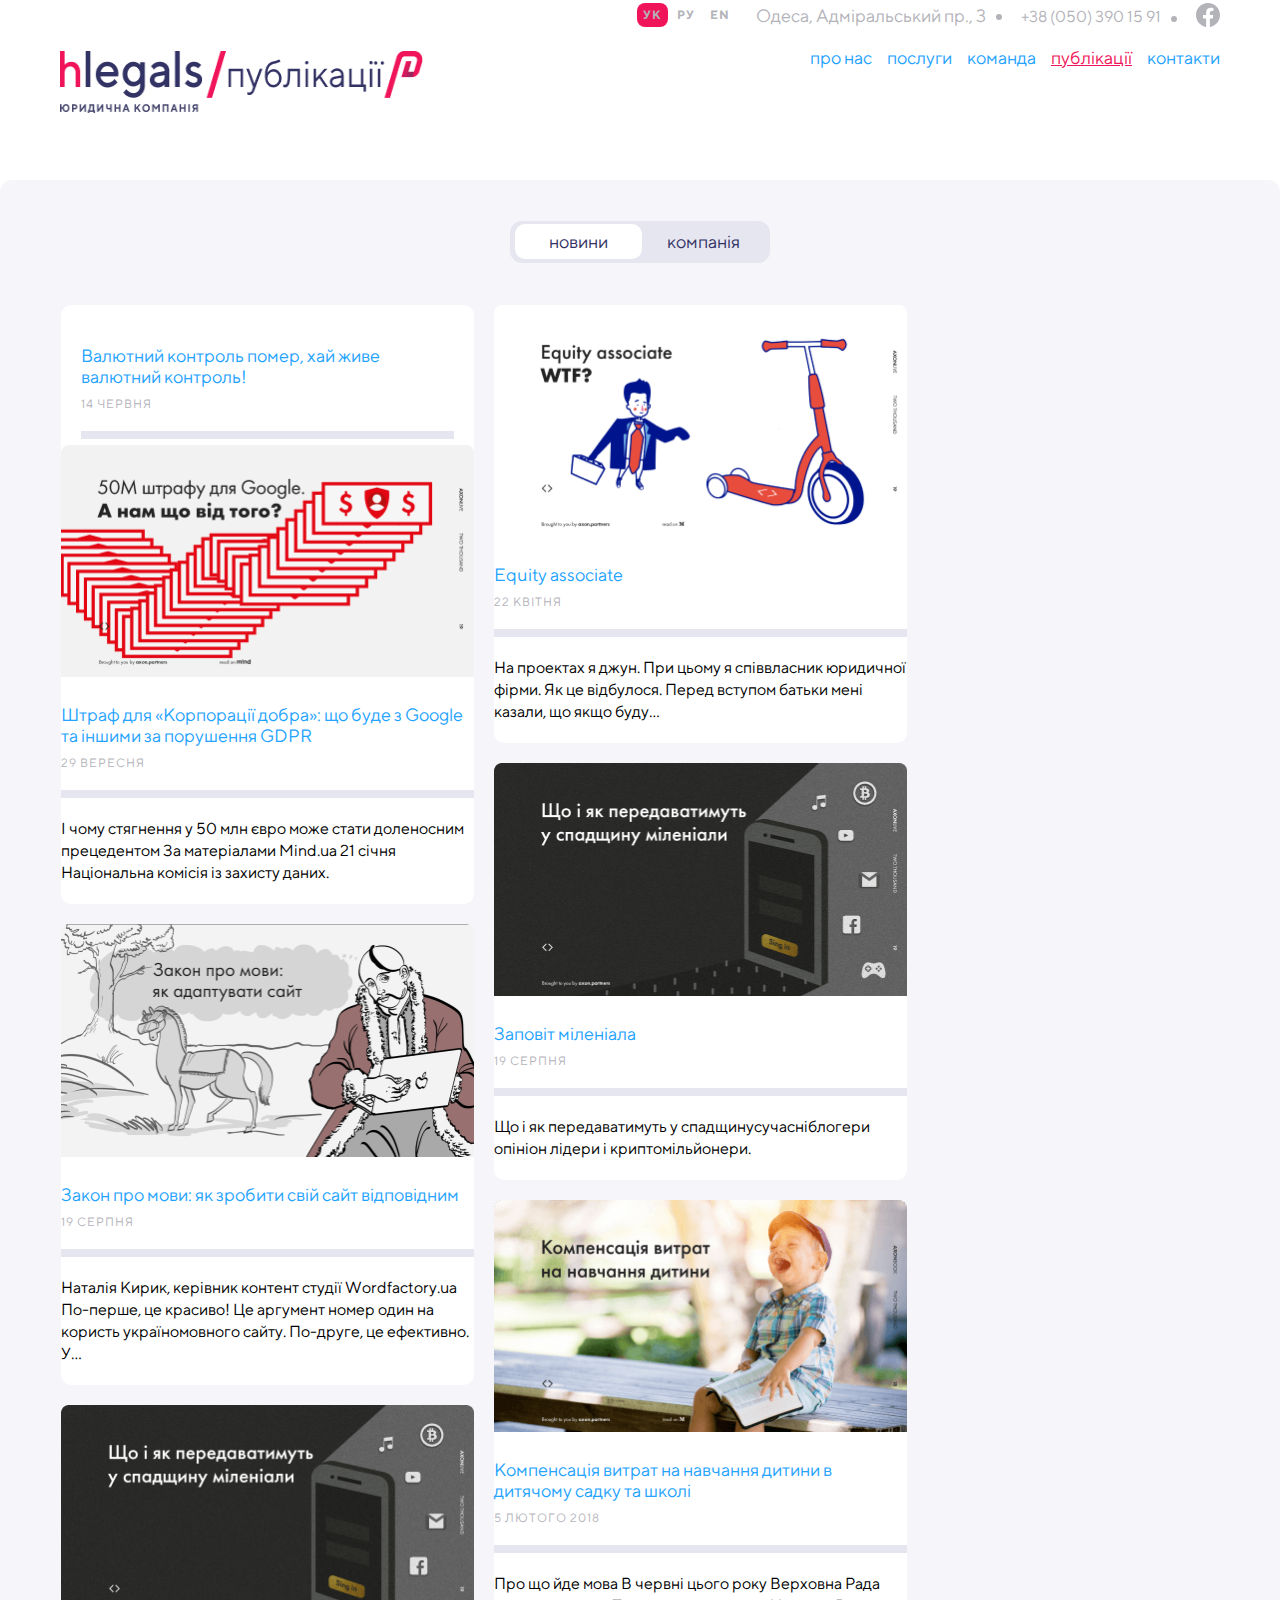
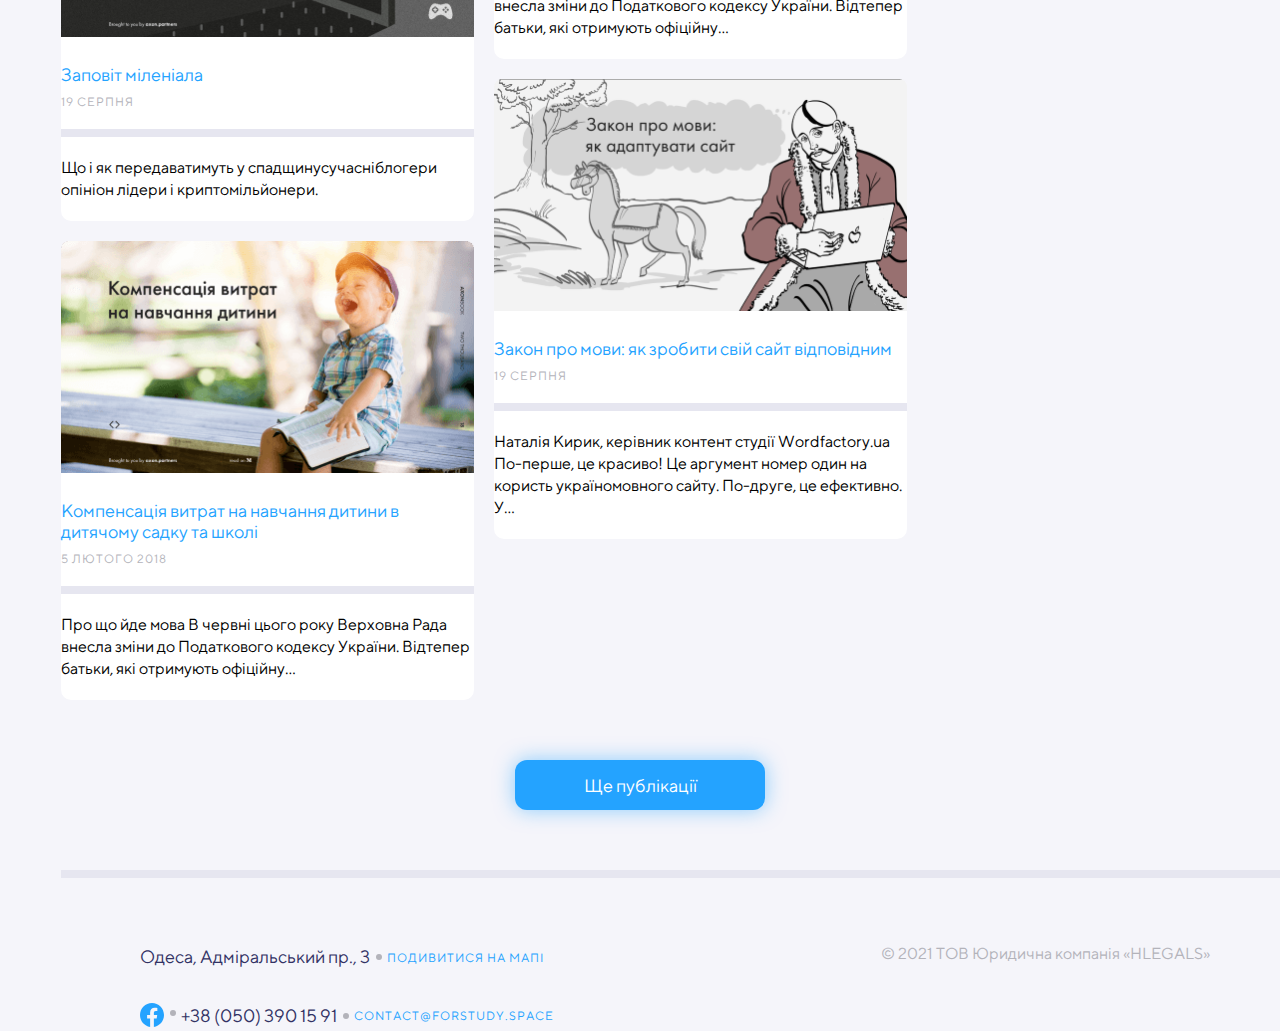
<file: pages/articles.html>
<!DOCTYPE html>
<html lang="en">
<head>
  <meta charset="UTF-8">
  <meta content="width=device-width, user-scalable=no, initial-scale=1.0, maximum-scale=1.0, minimum-scale=1.0"
        name="viewport">
  <meta content="ie=edge" http-equiv="X-UA-Compatible">
  <link href="../styles/articles.css" rel="stylesheet">
  <title>articles</title>
</head>
<body>
<header>
  <div class="container">
    <div class="flex">
      <a class="logo" href="../index.html">
        <img src="../images/Logo-articles.png" alt="logo">
      </a>
      <div>
        <div class="flex social-block">
          <div class="lang-buttons">
            <button class="active">УК</button>
            <button>РУ</button>
            <button>EN</button>
          </div>
          <ul class="flex social-block__list">
            <li class="mobile">Одеса, Адміральський пр., 3</li>
            <li>
              <a href="tel:+38(050)123123">
                <b>
                  +38 (050) 390 15 91
                </b>
              </a>
            </li>
            <li>
              <a class="mobile facebook-link" href="#">
                <svg width="24" height="24">
                  <use href="../sprite.svg#facebook"/>
                </svg>
              </a>
            </li>
          </ul>
        </div>
        <nav class="nav flex">
          <a href="./about_us.html" >про нас</a>
          <a href="../pages/services.html">послуги</a>
          <a href="../pages/team.html">команда</a>
          <a href="../pages/articles.html" class="current">публікації</a>
          <a href="#contact">контакти</a>
        </nav>
        <div class="burger-wrapper">
          <input class="checkbox" type="checkbox"/>
          <div class="hamburger-lines">
            <span class="line line1"></span>
            <span class="line line2"></span>
            <span class="line line3"></span>
          </div>
          <nav class="burger-list">
            <a href="./about_us.html">про нас</a>
            <a href="../pages/services.html">послуги</a>
            <a href="../pages/team.html">команда</a>
            <a href="../pages/articles.html">публікації</a>
            <a href="#contact">контакти</a>
          </nav>
        </div>
      </div>
    </div>
  </div>
</header>
<main>
  <div class="container">
    <div class="bt">
      <button class="active1">новини</button>
      <button class="no-active">компанія</button>
    </div>
    <div class="grid">
      <div class="block no-img">
        <h4>Валютний контроль помер, хай живе валютний контроль!</h4>
        <p class="date">14 червня</p>
        <div class="line"></div>
        <p class="text">Експерти проводять конференції, круглі столи та іншого штибу заходи на тему «лібералізація
          валютного законодавства». Юристи-експерти-новелісти стирають пальці об «ctrl+c/ctrl+v».</p>
      </div>
      <div class="block">
        <img src="../images/associate1.png" alt="associate">
        <h4>Equity associate</h4>
        <p class="date">22 квітня</p>
        <div class="line"></div>
        <p class="text">На проектах я джун. При цьому я співвласник юридичної фірми. Як це відбулося. Перед вступом
          батьки мені казали, що якщо буду…</p>
      </div>
      <div class="block">
        <img src="../images/gdpr1.png" alt="gdpr">
        <h4>Штраф для «Корпорації добра»: що буде з Google та іншими за порушення GDPR</h4>
        <p class="date">29 вересня</p>
        <div class="line"></div>
        <p class="text">І чому стягнення у 50 млн євро може стати доленосним прецедентом За матеріалами Mind.ua 21
          січня Національна комісія із захисту даних.</p>
      </div>
      <div class="block">
        <img src="../images/seif.png" alt="people">
        <h4>Заповіт міленіала</h4>
        <p class="date">19 серпня</p>
        <div class="line"></div>
        <p class="text">Що і як передаватимуть у спадщинусучасніблогери опініон лідери і криптомільйонери.</p>
      </div>
      <div class="block">
        <img src="../images/low.png" alt="monumate">
        <h4>Закон про мови: як зробити свій сайт відповідним</h4>
        <p class="date">19 серпня</p>
        <div class="line"></div>
        <p class="text">Наталія Кирик, керівник контент студії Wordfactory.ua По-перше, це красиво! Це аргумент номер
          один на користь україномовного сайту. По-друге, це ефективно. У…</p>
      </div>
      <div class="block">
        <img src="../images/child1.png" alt="child">
        <h4>Компенсація витрат на навчання дитини в дитячому садку та школі</h4>
        <p class="date">5 Лютого 2018</p>
        <div class="line"></div>
        <p>Про що йде мова В червні цього року Верховна Рада внесла зміни до Податкового кодексу України. Відтепер
          батьки, які отримують офіційну…</p>
      </div>
      <div class="block">
        <img src="../images/seif.png" alt="people">
        <h4>Заповіт міленіала</h4>
        <p class="date">19 серпня</p>
        <div class="line"></div>
        <p class="text">Що і як передаватимуть у спадщинусучасніблогери опініон лідери і криптомільйонери.</p>
      </div>
      <div class="block">
        <img src="../images/low.png" alt="monumate">
        <h4>Закон про мови: як зробити свій сайт відповідним</h4>
        <p class="date">19 серпня</p>
        <div class="line"></div>
        <p class="text">Наталія Кирик, керівник контент студії Wordfactory.ua По-перше, це красиво! Це аргумент номер
          один на користь україномовного сайту. По-друге, це ефективно. У…</p>
      </div>
      <div class="block">
        <img src="../images/child1.png" alt="child">
        <h4>Компенсація витрат на навчання дитини в дитячому садку та школі</h4>
        <p class="date">5 Лютого 2018</p>
        <div class="line"></div>
        <p>Про що йде мова В червні цього року Верховна Рада внесла зміни до Податкового кодексу України. Відтепер
          батьки, які отримують офіційну…</p>
      </div>
    </div>
    <button class="bt-last" >Ще публікації</button>
    <div class="line1"></div>
  </div>
</main>
<footer>
  <div class="flex">
    <ul class="flex social-block__list">
      <li class="marker">Одеса, Адміральський пр., 3</li>
      <li class="blue">Подивитися на мапі</li>
    </ul>
    <p>© 2021 ТОВ Юридична компанія «HLEGALS» </p>
  </div>
  <div class="contact">
    <ul class="flex social-block__list">
      <li class="marker">
        <a href="#" class="facebook-link blue">
          <svg width="24" height="24">
            <use href="../sprite.svg#facebook1"/>
          </svg>
        </a>
      </li>
      <li class="marker">
        <a href="tel:+38(050)123123">
          <b>
            +38 (050) 390 15 91
          </b>
        </a>
      </li>
      <li class="blue">contact@forstudy.space</li>
    </ul>
  </div>
</footer>
</body>
</html>
</file>
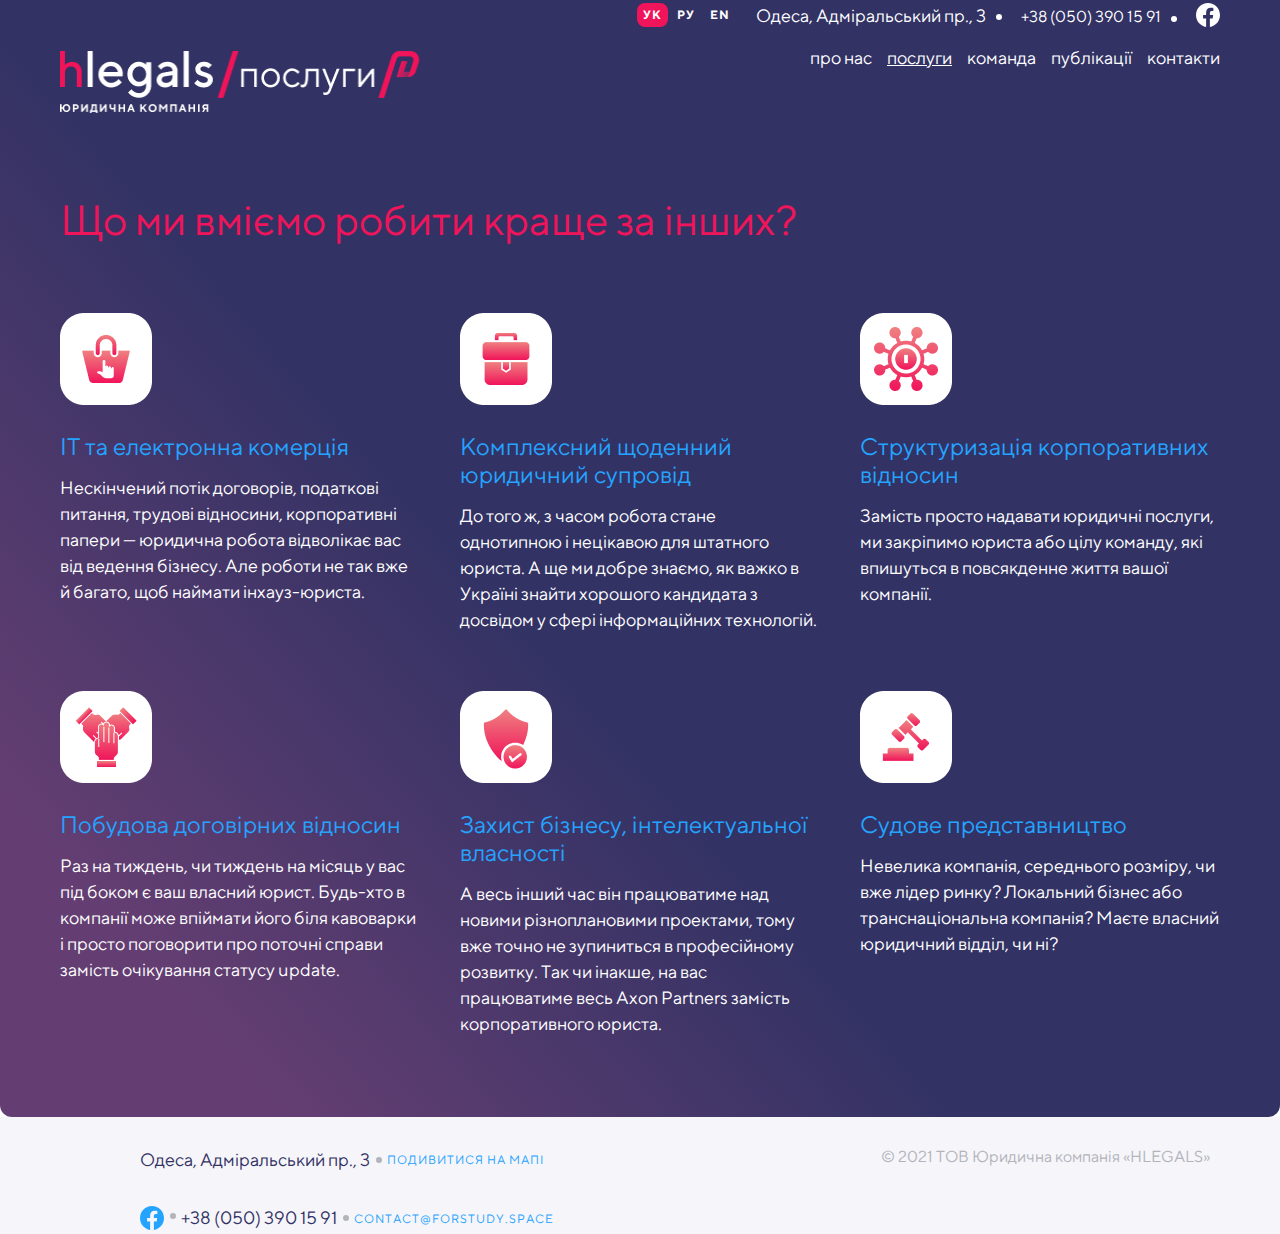
<file: pages/services.html>
<!DOCTYPE html>
<html lang="en">
<head>
    <meta charset="UTF-8">
    <meta content="width=device-width, user-scalable=no, initial-scale=1.0, maximum-scale=1.0, minimum-scale=1.0"
          name="viewport">
    <meta content="ie=edge" http-equiv="X-UA-Compatible">
    <link href="../styles/services.css" rel="stylesheet">
    <title>services</title>
</head>
<body>

<main>
    <div class="sec1">
        <header>
            <div class="container">
                <div class="flex">
                    <a href="../index.html">
                        <img class="logo" src="../images/Logo-services.png" alt="logo">
                    </a>
                    <div>
                        <div class="flex social-block">
                            <div class="lang-buttons">
                                <button class="active">УК</button>
                                <button>РУ</button>
                                <button>EN</button>
                            </div>
                            <ul class="flex social-block__list">
                                <li class="mobile">Одеса, Адміральський пр., 3</li>
                                <li>
                                    <a href="tel:+38(050)123123">
                                        <b>
                                            +38 (050) 390 15 91
                                        </b>
                                    </a>
                                </li>
                                <li>
                                    <a class="mobile facebook-link" href="#">
                                        <svg width="24" height="24">
                                            <use href="../sprite.svg#facebook"/>
                                        </svg>
                                    </a>
                                </li>
                            </ul>
                        </div>
                        <nav class="nav flex">
                            <a href="../pages/about_us.html">про нас</a>
                            <a href="../pages/services.html" class="serv" >послуги</a>
                            <a href="../pages/team.html">команда</a>
                            <a href="../pages/articles.html">публікації</a>
                            <a href="#contact">контакти</a>
                        </nav>
                        <div class="burger-wrapper">
                            <input class="checkbox" type="checkbox"/>
                            <div class="hamburger-lines">
                                <span class="line line1"></span>
                                <span class="line line2"></span>
                                <span class="line line3"></span>
                            </div>
                            <nav class="burger-list">
                                <a href="../pages/about_us.html">про нас</a>
                                <a href="../pages/services.html">послуги</a>
                                <a href="../pages/team.html">команда</a>
                                <a href="../pages/articles.html">публікації</a>
                                <a href="#contact">контакти</a>
                            </nav>
                        </div>
                    </div>
                </div>
            </div>
        </header>
        <div class="container">
            <h1 class="title-main">Що ми вміємо робити краще за інших?</h1>
            <div id="service" class="block-main">
                <div class="item-main">
                    <div class="item-main-mini">
                        <a href="./IT.html">
                            <img src="../images/bag1.png" alt="bag1">
                        </a>
                        <h3>IT та електронна комерція</h3>
                    </div>
                    <p>Нескінчений потік договорів, податкові питання, трудові відносини, корпоративні папери —
                        юридична робота відволікає вас від ведення бізнесу. Але роботи не так вже й багато, щоб
                        наймати інхауз-юриста. </p>
                </div>
                <div class="item-main">
                    <div class="item-main-mini">
                        <a href="./IT.html">
                            <img src="../images/bag2.png" alt="bag2">
                        </a>
                        <h3>Комплексний щоденний
                            юридичний супровід</h3>
                    </div>
                    <p>До того ж, з часом робота стане однотипною і нецікавою для штатного юриста. А ще ми добре
                        знаємо, як важко в Україні знайти хорошого кандидата з досвідом у сфері інформаційних
                        технологій. </p>
                </div>
                <div class="item-main">
                    <div class="item-main-mini">
                        <a href="./IT.html">
                            <img src="../images/corporation.png" alt="corporation">
                        </a>
                        <h3>Структуризація корпоративних відносин</h3>
                    </div>
                    <p>Замість просто надавати юридичні послуги, ми закріпимо юриста або цілу команду, які впишуться
                        в повсякденне життя вашої компанії.
                    </p>
                </div>
                <div class="item-main">
                    <div class="item-main-mini">
                        <a href="./IT.html">
                            <img src="../images/trust.png" alt="trust">
                        </a>
                        <h3>Побудовa договірних відносин</h3>
                    </div>
                    <p>Раз на тиждень, чи тиждень на місяць у вас під боком є ваш власний юрист. Будь-хто в компанії
                        може впіймати його біля кавоварки і просто поговорити про поточні справи замість очікування
                        статусу update.
                    </p>
                </div>
                <div class="item-main">
                    <div class="item-main-mini">
                        <a href="./IT.html">
                            <img src="../images/security.png" alt="security">
                        </a>
                        <h3>Захист бізнесу, інтелектуальної власності</h3>
                    </div>
                    <p>А весь інший час він працюватиме над новими різноплановими проектами, тому вже точно не
                        зупиниться в професійному розвитку. Так чи інакше, на вас працюватиме весь Axon Partners
                        замість корпоративного юриста.</p>
                </div>
                <div class="item-main">
                    <div class="item-main-mini">
                        <a href="./IT.html">
                            <img src="../images/law.png" alt="law">
                        </a>
                        <h3>Судове представництво</h3>
                    </div>
                    <p>Невелика компанія, середнього розміру, чи вже лідер ринку? Локальний бізнес або
                        транснаціональна компанія? Маєте власний юридичний відділ, чи ні? </p>
                </div>
            </div>
        </div>
    </div>
    <div class="line-fone"></div>
    <footer id="contact">
        <div class="flex">
            <ul class="flex social-block__list">
                <li class="marker">Одеса, Адміральський пр., 3</li>
                <li class="blue">Подивитися на мапі</li>
            </ul>
            <p>© 2021 ТОВ Юридична компанія «HLEGALS» </p>
        </div>
        <div class="contact">
            <ul class="flex social-block__list">
                <li class="marker">
                    <a href="#" class="facebook-link blue">
                        <svg width="24" height="24">
                            <use href="../sprite.svg#facebook1"/>
                        </svg>
                    </a>
                </li>
                <li class="marker">
                    <a href="tel:+38(050)123123">
                        <b>
                            +38 (050) 390 15 91
                        </b>
                    </a>
                </li>
                <li class="blue">contact@forstudy.space</li>
            </ul>
        </div>
    </footer>
</main>
</body>
</html>
</file>
<file: styles/articles.css>
@import "./common/reset.css";
@import "./common/font.css";
body {
  font-family: "TT Norms", sans-serif;
  font-size: 18px;
  line-height: 1.44;
  color: #000000;
}

p {
  font-size: 16px;
}

.hero {
  font-size: 32px;
  line-height: 38px;
}

h1 {
  font-size: 38px;
  line-height: 46px;
}

h2 {
  font-size: 22px;
  line-height: 26px;
}

h3 {
  font-size: 18px;
  line-height: 21px;
}

h3.caps {
  font-size: 14px;
  line-height: 17px;
}

h4 {
  font-size: 18px;
  line-height: 21px;
}

.link {
  font-size: 16px;
  line-height: 20px;
  color: #24A3FF;
  transition: all 0.3s;
}
.link:hover {
  color: #F0145A;
}

.btn {
  background: #24A3FF;
  color: #FFFFFF;
  box-shadow: 0 0 20px rgba(36, 163, 255, 0.5);
  border-radius: 12px;
  font-size: 14px;
  line-height: 17px;
  font-weight: 500;
  width: 100%;
  max-width: 250px;
  text-align: center;
  transition: all 0.3s;
  padding: 16px 24px 17px;
}
.btn:hover {
  box-shadow: 0 0 30px rgba(36, 163, 255, 0.5);
  background: #0085FF;
}
.btn:focus {
  background: #006CCF;
}

.container {
  padding: 0 20px;
}

.logo {
  color: #FFFFFF;
}
.logo.main {
  color: #323264;
}

.flex {
  display: flex;
}

.lang-buttons {
  align-items: center;
  gap: 4px;
}
.lang-buttons button {
  border-radius: 8px;
  background: transparent;
  padding: 5px 6px;
  font-weight: 700;
  font-size: 12px;
  line-height: 14px;
  text-align: center;
  letter-spacing: 1px;
  color: #FFFFFF;
}
.lang-buttons button.active {
  background: #F0145A;
}

.slick-dots {
  position: absolute;
  list-style: none;
  bottom: -36px;
  display: flex;
  align-items: center;
  justify-content: center;
  width: 100%;
  gap: 14px;
}
.slick-dots button, .slick-dots li {
  font-size: 0;
  width: 16px;
  height: 16px;
  background: transparent;
}
.slick-dots button:before {
  display: block;
  content: "";
  opacity: 0.2;
  background: #24A3FF;
  width: 16px;
  height: 16px;
  border-radius: 50%;
  transition: all 0.3s;
}
.slick-dots li.slick-active button:before {
  opacity: 1;
}

@media screen and (min-width: 768px) {
  .container {
    max-width: 1440px;
    padding: 0 60px;
    margin: 0 auto;
  }
  p {
    font-size: 18px;
  }
  .hero {
    font-size: 42px;
    line-height: 50px;
  }
  h2 {
    font-size: 32px;
    line-height: 38px;
  }
  h3 {
    font-size: 24px;
    line-height: 28px;
  }
}
.container {
  padding: 0 26px;
  margin: 0 auto;
  max-width: 1440px;
}
@media (min-width: 768px) {
  .container {
    padding: 0 60px;
  }
}

header .current {
  color: #F0145A;
  text-decoration: underline;
}
header .lang-buttons button {
  color: #B3B3BA;
}
header .flex {
  justify-content: space-between;
}
header img {
  position: absolute;
  margin-top: 50px;
  z-index: 16;
  width: 207px;
  height: 31px;
  color: #B3B3BA;
}
@media (min-width: 680px) {
  header img {
    position: relative;
  }
}
@media (min-width: 950px) {
  header img {
    width: 407px;
    height: 63px;
  }
}
header .nav {
  justify-content: flex-end;
  margin-top: 16px;
  align-items: center;
  font-size: 15px;
  line-height: 15px;
  text-align: right;
  color: #24A3FF;
  opacity: 0;
}
@media (min-width: 680px) {
  header .nav {
    opacity: 1;
    gap: 15px;
    font-size: 18px;
    line-height: 21px;
  }
}
header a:hover {
  transition: all 0.3s linear;
  color: #F0145A;
}
header b {
  font-size: 14px;
  line-height: 17px;
}
@media (min-width: 1064px) {
  header b {
    font-size: 16px;
    line-height: 19px;
  }
}
header ul {
  list-style-type: none;
}
@media screen and (min-width: 1121px) {
  header ul {
    list-style-type: inherit;
  }
}
header li {
  color: #B3B3BA;
}
header .mobile {
  display: inline-block;
}
@media screen and (max-width: 1064px) {
  header .mobile {
    display: none;
  }
}
header .social-block {
  justify-content: space-between;
  gap: 20px;
}
header .social-block__list {
  color: #B3B3BA;
  align-items: center;
  list-style-position: inside;
  gap: 10px;
}
header .facebook-link {
  width: 24px;
  height: 24px;
  position: relative;
  top: 3px;
  color: #B3B3BA;
}
header .burger-wrapper {
  position: relative;
  display: block;
}
@media (min-width: 680px) {
  header .burger-wrapper {
    display: none;
  }
}
header .burger-wrapper .checkbox {
  position: absolute;
  display: block;
  height: 40px;
  width: 32px;
  right: -24px;
  top: -18px;
  opacity: 0;
  z-index: 15;
  cursor: pointer;
}
@media (min-width: 430px) {
  header .burger-wrapper .checkbox {
    right: -93px;
  }
}
@media (min-width: 550px) {
  header .burger-wrapper .checkbox {
    right: -223px;
  }
}
header .burger-wrapper .burger-list {
  padding-top: 196px;
  box-shadow: inset 0 0 2000px rgba(255, 255, 255, 0.5);
  height: 100%;
  transform: translate(-150%);
  display: flex;
  flex-direction: column;
  margin-left: -40px;
  padding-left: 50px;
  transition: transform 0.5s ease-in-out;
  text-align: center;
  position: fixed;
  left: 0;
  right: 0;
  top: 0;
  background: #F0145A;
  gap: 10px;
  z-index: 10;
  color: #000000;
}
header .burger-wrapper .burger-list .burger-list {
  font-weight: 400;
  font-size: 18px;
  line-height: 21px;
  text-align: center;
  color: #323264;
}
header .burger-wrapper .hamburger-lines {
  height: 32px;
  width: 32px;
  top: -14px;
  position: absolute;
  right: -24px;
  z-index: 12;
  display: flex;
  flex-direction: column;
  justify-content: space-between;
}
@media (min-width: 430px) {
  header .burger-wrapper .hamburger-lines {
    right: -93px;
  }
}
@media (min-width: 550px) {
  header .burger-wrapper .hamburger-lines {
    right: -223px;
  }
}
header .burger-wrapper .hamburger-lines .line {
  display: block;
  height: 4px;
  width: 100%;
  border-radius: 10px;
  background: #323264;
}
header .burger-wrapper input[type=checkbox]:checked ~ .burger-list {
  transform: translateX(0);
}

main {
  background: #F5F5FA;
  border-radius: 12px 12px 0px 0px;
  padding: 1px;
  margin-top: 60px;
}
main .grid {
  display: grid;
  grid-template-columns: 1fr;
  grid-template-rows: 120px;
  align-items: center;
}
@media (min-width: 922px) {
  main .grid {
    grid-template-columns: repeat(2, 413px);
    grid-gap: 20px;
    align-items: flex-start;
    margin: 0 auto;
  }
}
@media (min-width: 1400px) {
  main .grid {
    grid-template-columns: repeat(3, 413px);
  }
}
main .grid .block {
  padding-bottom: 20px;
  background: #FFFFFF;
  border-radius: 10px;
}
main .grid .no-img {
  padding: 20px 20px 0 20px;
}
main .grid img {
  width: 100%;
}
main .grid .block:nth-child(2) {
  grid-row: span 2;
}
main .grid .block:nth-child(3) {
  grid-row: span 3;
}
main .grid .block:nth-child(4) {
  grid-row: span 4;
}
main .grid .block:nth-child(5) {
  grid-row: span 5;
}
main .grid .block:nth-child(6) {
  grid-row: span 6;
}
main .grid .block:nth-child(7) {
  grid-row: span 7;
}
main .grid .block:nth-child(8) {
  grid-row: span 8;
}
main h4 {
  font-weight: 400;
  font-size: 18px;
  line-height: 21px;
  color: #24A3FF;
  padding-bottom: 10px;
  padding-top: 20px;
}
main .date {
  font-size: 12px;
  line-height: 14px;
  letter-spacing: 1px;
  text-transform: uppercase;
  color: #B3B3BA;
  padding-bottom: 20px;
}
main .line {
  border: 4px solid #E6E6F0;
  margin-bottom: 20px;
  height: 1px;
}
@media screen and (max-width: 768px) {
  main .line {
    margin-bottom: 0;
    height: 0;
    border: 0;
  }
}
main p {
  font-weight: 400;
  font-size: 16px;
  line-height: 22px;
  color: #000000;
}

.bt {
  display: flex;
  justify-content: center;
  position: relative;
  margin: 40px auto 42px;
  background: #E6E6F0;
  border-radius: 12px;
  font-size: 18px;
  line-height: 21px;
  text-align: center;
  color: #323264;
  width: 260px;
  height: 42px;
}

.active1 {
  background: #FFFFFF;
  border-radius: 10px;
  width: 127px;
  height: 35px;
  right: 25px;
  top: 3px;
  position: relative;
}

.no-active {
  background: #E6E6F0;
}

.bt-last {
  background: #24A3FF;
  box-shadow: 0px 0px 20px rgba(36, 163, 255, 0.5);
  border-radius: 12px;
  width: 250px;
  height: 50px;
  align-items: center;
  text-align: center;
  margin: 0 auto;
  display: block;
  line-height: 17px;
  color: #FFFFFF;
}

.line1 {
  border: 4px solid #E6E6F0;
  width: 1440px;
  height: 1px;
  margin: 60px auto 35px;
}

footer {
  padding-top: 30px;
  background: #F5F5FA;
  position: relative;
}
footer .flex {
  display: flex;
  justify-content: space-between;
  margin: 0 70px;
}
@media screen and (max-width: 1020px) {
  footer .flex {
    justify-content: center;
    flex-direction: column;
    text-align: center;
    gap: 20px;
  }
}
footer .facebook-link {
  width: 24px;
  height: 24px;
  position: relative;
  top: 3px;
}
@media (max-width: 1020px) {
  footer .facebook-link {
    width: 38px;
    height: 38px;
  }
}
footer .social-block {
  align-items: center;
  gap: 13px;
}
footer .social-block__list {
  color: #323264;
  align-items: center;
  list-style-position: inside;
  gap: 17px;
}
footer .blue {
  color: #24A3FF;
  font-size: 12px;
  line-height: 15px;
  letter-spacing: 1px;
  text-transform: uppercase;
  order: 2;
}
footer p {
  color: #B3B3BA;
  font-size: 16px;
  line-height: 20px;
}
footer .contact {
  display: flex;
  justify-content: left;
  margin: 0 70px;
  padding-top: 30px;
}
@media screen and (max-width: 1020px) {
  footer .contact {
    justify-content: center;
    flex-direction: column;
    text-align: center;
    gap: 20px;
    padding-bottom: 118px;
  }
}
footer li {
  list-style-type: none;
  position: relative;
}
footer .marker:after {
  content: "";
  background: #B3B3BA;
  width: 6px;
  height: 6px;
  border-radius: 50%;
  position: absolute;
  top: 10px;
  right: -12px;
}
@media screen and (max-width: 1020px) {
  footer .marker:after {
    display: none;
  }
}

/*# sourceMappingURL=articles.css.map */
</file>
<file: styles/services.css>
@import "./common/reset.css";
@import "./common/font.css";
body {
  font-family: "TT Norms", sans-serif;
  font-size: 18px;
  line-height: 1.44;
  color: #000000;
}

p {
  font-size: 16px;
}

.hero {
  font-size: 32px;
  line-height: 38px;
}

h1 {
  font-size: 38px;
  line-height: 46px;
}

h2 {
  font-size: 22px;
  line-height: 26px;
}

h3 {
  font-size: 18px;
  line-height: 21px;
}

h3.caps {
  font-size: 14px;
  line-height: 17px;
}

h4 {
  font-size: 18px;
  line-height: 21px;
}

.link {
  font-size: 16px;
  line-height: 20px;
  color: #24A3FF;
  transition: all 0.3s;
}
.link:hover {
  color: #F0145A;
}

.btn {
  background: #24A3FF;
  color: #FFFFFF;
  box-shadow: 0 0 20px rgba(36, 163, 255, 0.5);
  border-radius: 12px;
  font-size: 14px;
  line-height: 17px;
  font-weight: 500;
  width: 100%;
  max-width: 250px;
  text-align: center;
  transition: all 0.3s;
  padding: 16px 24px 17px;
}
.btn:hover {
  box-shadow: 0 0 30px rgba(36, 163, 255, 0.5);
  background: #0085FF;
}
.btn:focus {
  background: #006CCF;
}

.container {
  padding: 0 20px;
}

.logo {
  color: #FFFFFF;
}
.logo.main {
  color: #323264;
}

.flex {
  display: flex;
}

.lang-buttons {
  align-items: center;
  gap: 4px;
}
.lang-buttons button {
  border-radius: 8px;
  background: transparent;
  padding: 5px 6px;
  font-weight: 700;
  font-size: 12px;
  line-height: 14px;
  text-align: center;
  letter-spacing: 1px;
  color: #FFFFFF;
}
.lang-buttons button.active {
  background: #F0145A;
}

.slick-dots {
  position: absolute;
  list-style: none;
  bottom: -36px;
  display: flex;
  align-items: center;
  justify-content: center;
  width: 100%;
  gap: 14px;
}
.slick-dots button, .slick-dots li {
  font-size: 0;
  width: 16px;
  height: 16px;
  background: transparent;
}
.slick-dots button:before {
  display: block;
  content: "";
  opacity: 0.2;
  background: #24A3FF;
  width: 16px;
  height: 16px;
  border-radius: 50%;
  transition: all 0.3s;
}
.slick-dots li.slick-active button:before {
  opacity: 1;
}

@media screen and (min-width: 768px) {
  .container {
    max-width: 1440px;
    padding: 0 60px;
    margin: 0 auto;
  }
  p {
    font-size: 18px;
  }
  .hero {
    font-size: 42px;
    line-height: 50px;
  }
  h2 {
    font-size: 32px;
    line-height: 38px;
  }
  h3 {
    font-size: 24px;
    line-height: 28px;
  }
}
.container {
  padding: 0 26px;
  margin: 0 auto;
  max-width: 1440px;
}
@media (min-width: 768px) {
  .container {
    padding: 0 60px;
  }
}

header .serv {
  text-decoration: underline;
}
header .lang-buttons button {
  color: #FFFFFF;
}
header .flex {
  justify-content: space-between;
}
header .logo {
  position: absolute;
  margin-top: 50px;
  z-index: 16;
  width: 207px;
  height: 31px;
  color: #B3B3BA;
}
@media (min-width: 680px) {
  header .logo {
    position: relative;
  }
}
@media (min-width: 950px) {
  header .logo {
    width: 407px;
    height: 63px;
  }
}
header .nav {
  justify-content: flex-end;
  margin-top: 16px;
  align-items: center;
  font-size: 15px;
  line-height: 15px;
  text-align: right;
  color: #FFFFFF;
  opacity: 0;
}
@media (min-width: 680px) {
  header .nav {
    opacity: 1;
    gap: 15px;
    font-size: 18px;
    line-height: 21px;
  }
}
header a:hover {
  transition: all 0.3s linear;
  color: #F0145A;
}
header b {
  font-size: 14px;
  line-height: 17px;
}
@media (min-width: 1064px) {
  header b {
    font-size: 16px;
    line-height: 19px;
  }
}
header ul {
  list-style-type: none;
}
@media screen and (min-width: 1121px) {
  header ul {
    list-style-type: inherit;
  }
}
header li {
  color: #FFFFFF;
}
header .mobile {
  display: inline-block;
}
@media screen and (max-width: 1064px) {
  header .mobile {
    display: none;
  }
}
header .social-block {
  justify-content: space-between;
  gap: 20px;
}
header .social-block__list {
  color: #B3B3BA;
  align-items: center;
  list-style-position: inside;
  gap: 10px;
}
header .facebook-link {
  width: 24px;
  height: 24px;
  position: relative;
  top: 3px;
  color: #FFFFFF;
}
header .burger-wrapper {
  position: relative;
  display: block;
}
@media (min-width: 680px) {
  header .burger-wrapper {
    display: none;
  }
}
header .burger-wrapper .checkbox {
  position: absolute;
  display: block;
  height: 40px;
  width: 32px;
  right: -24px;
  top: -18px;
  opacity: 0;
  z-index: 15;
  cursor: pointer;
}
@media (min-width: 430px) {
  header .burger-wrapper .checkbox {
    right: -13px;
  }
}
@media (min-width: 550px) {
  header .burger-wrapper .checkbox {
    right: -2px;
  }
}
header .burger-wrapper .burger-list {
  padding-top: 196px;
  box-shadow: inset 0 0 2000px rgba(255, 255, 255, 0.5);
  height: 100%;
  transform: translate(-150%);
  display: flex;
  flex-direction: column;
  margin-left: -40px;
  padding-left: 50px;
  transition: transform 0.5s ease-in-out;
  text-align: center;
  position: fixed;
  left: 0;
  right: 0;
  top: 0;
  background: #F0145A;
  gap: 10px;
  z-index: 10;
  color: #000000;
}
header .burger-wrapper .burger-list .burger-list {
  font-weight: 400;
  font-size: 18px;
  line-height: 21px;
  text-align: center;
  color: #323264;
}
header .burger-wrapper .hamburger-lines {
  height: 32px;
  width: 32px;
  top: -14px;
  position: absolute;
  right: -24px;
  z-index: 15;
  display: flex;
  flex-direction: column;
  justify-content: space-between;
}
@media (min-width: 430px) {
  header .burger-wrapper .hamburger-lines {
    right: -13px;
  }
}
@media (min-width: 550px) {
  header .burger-wrapper .hamburger-lines {
    right: -2px;
  }
}
header .burger-wrapper .hamburger-lines .line {
  display: block;
  height: 4px;
  width: 100%;
  border-radius: 10px;
  background: #FFFFFF;
}
header .burger-wrapper input[type=checkbox]:checked ~ .burger-list {
  transform: translateX(0);
}

.sec1 {
  background: linear-gradient(228.57deg, #323264 11.93%, #323264 57.17%, #643E72 87.46%);
  border-radius: 0px 0px 12px 12px;
  padding-bottom: 62px;
  position: relative;
}
.sec1 .title-main {
  color: #F0145A;
  font-size: 42px;
  line-height: 50px;
  width: 100%;
  text-align: left;
  padding-bottom: 68px;
  padding-top: 75px;
}
.sec1 p {
  font-size: 21px;
  line-height: 30px;
  color: #FFFFFF;
}
@media (min-width: 768px) {
  .sec1 .block-main {
    display: grid;
    grid-template-columns: 1fr 1fr;
    grid-gap: 40px;
  }
}
@media (min-width: 1065px) {
  .sec1 .block-main {
    grid-template-columns: 1fr 1fr 1fr;
  }
}
.sec1 .block-main .item-main {
  max-width: 700px;
  min-width: 300px;
}
.sec1 .block-main h3 {
  padding-bottom: 15px;
  padding-top: 20px;
  font-size: 24px;
  line-height: 28px;
  color: #24A3FF;
}
.sec1 .block-main p {
  padding-bottom: 18px;
  font-size: 18px;
  line-height: 26px;
  color: #FFFFFF;
}
.sec1 .block-main img:hover {
  box-shadow: 11px 12px 8px #f8efef;
}
.sec1 .item-main-mini {
  padding-bottom: 10px;
  display: flex;
  justify-content: flex-start;
  gap: 10px;
}
@media (min-width: 768px) {
  .sec1 .item-main-mini {
    padding-bottom: 0;
    display: inherit;
  }
}
.sec1 .item-main-mini h3 {
  display: block;
  align-items: center;
}
@media (min-width: 768px) {
  .sec1 .item-main-mini h3 {
    display: inherit;
    align-items: inherit;
  }
}

.line-fone {
  position: absolute;
  height: 10px;
  left: 0;
  right: 0;
  width: calc(100% - 40px);
  margin: 0 auto;
  background: #CACADB;
  border-radius: 0px 0px 12px 12px;
}
.line-fone:after {
  content: "";
  height: 10px;
  left: 0;
  background: #E7E7F2;
  border-radius: 0px 0px 12px 12px;
  position: absolute;
  bottom: -10px;
  right: 0;
  margin: 0 auto;
  display: block;
  width: calc(100% - 40px);
}

footer {
  padding-top: 30px;
  background: #F5F5FA;
  position: relative;
}
footer .flex {
  display: flex;
  justify-content: space-between;
  margin: 0 70px;
}
@media screen and (max-width: 1020px) {
  footer .flex {
    justify-content: center;
    flex-direction: column;
    text-align: center;
    gap: 20px;
  }
}
footer .facebook-link {
  width: 24px;
  height: 24px;
  position: relative;
  top: 3px;
}
@media (max-width: 1020px) {
  footer .facebook-link {
    width: 38px;
    height: 38px;
  }
}
footer .social-block {
  align-items: center;
  gap: 13px;
}
footer .social-block__list {
  color: #323264;
  align-items: center;
  list-style-position: inside;
  gap: 17px;
}
footer .blue {
  color: #24A3FF;
  font-size: 12px;
  line-height: 15px;
  letter-spacing: 1px;
  text-transform: uppercase;
  order: 2;
}
footer p {
  color: #B3B3BA;
  font-size: 16px;
  line-height: 20px;
}
footer .contact {
  display: flex;
  justify-content: left;
  margin: 0 70px;
  padding-top: 30px;
}
@media screen and (max-width: 1020px) {
  footer .contact {
    justify-content: center;
    flex-direction: column;
    text-align: center;
    gap: 20px;
    padding-bottom: 118px;
  }
}
footer li {
  list-style-type: none;
  position: relative;
}
footer .marker:after {
  content: "";
  background: #B3B3BA;
  width: 6px;
  height: 6px;
  border-radius: 50%;
  position: absolute;
  top: 10px;
  right: -12px;
}
@media screen and (max-width: 1020px) {
  footer .marker:after {
    display: none;
  }
}

/*# sourceMappingURL=services.css.map */
</file>
